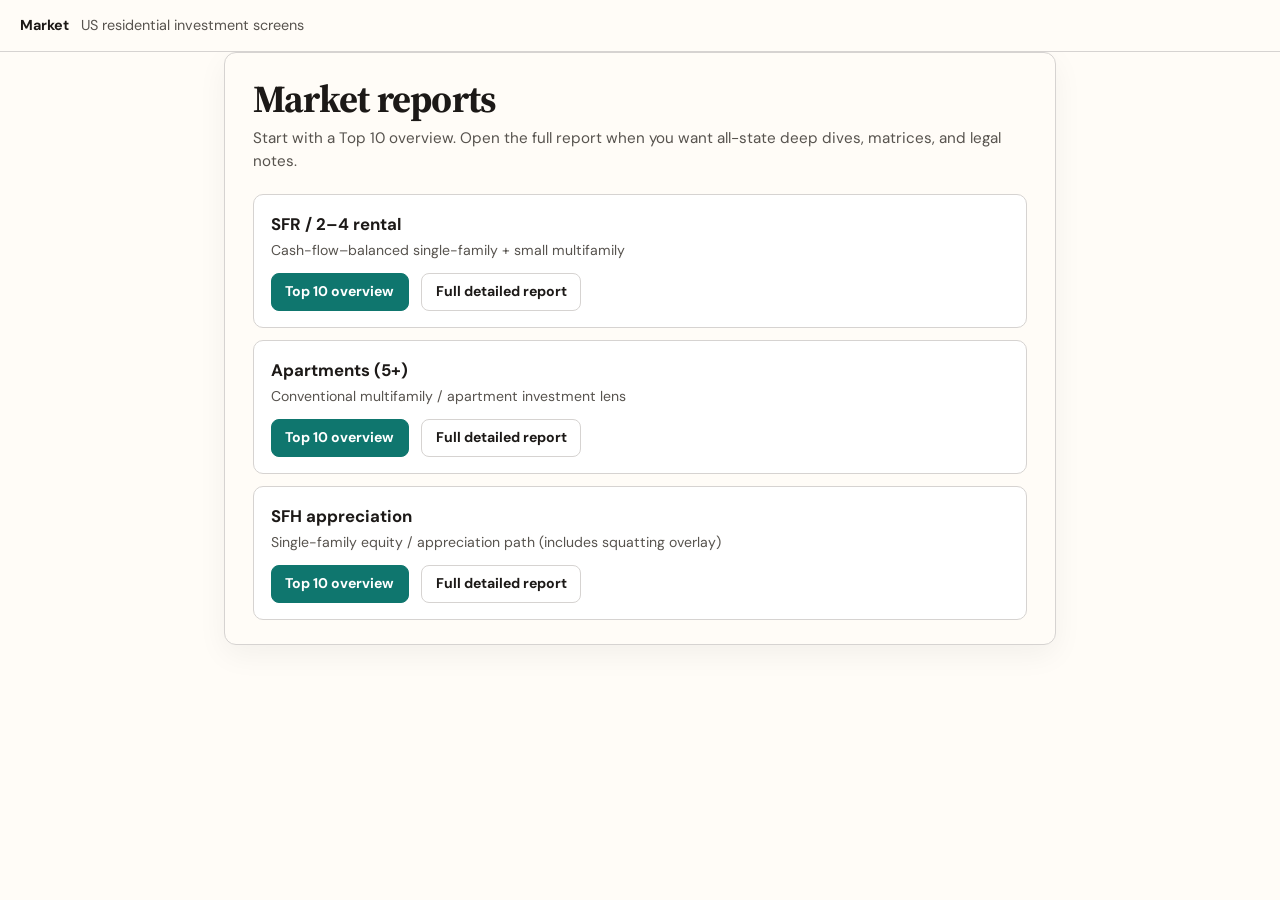
<file: index.html>
<!DOCTYPE html>
<html lang="en">
<head>
  <meta charset="utf-8" />
  <meta name="viewport" content="width=device-width, initial-scale=1, viewport-fit=cover" />
  <meta name="theme-color" content="#fffcf7" />
  <meta name="color-scheme" content="light" />
  <title>Market reports</title>
  <link rel="preconnect" href="https://fonts.googleapis.com" />
  <link rel="preconnect" href="https://fonts.gstatic.com" crossorigin />
  <link href="https://fonts.googleapis.com/css2?family=DM+Sans:wght@400;600;700&family=IBM+Plex+Mono:wght@400;600&family=Source+Serif+4:opsz,wght@8..60,400;8..60,600;8..60,700&display=swap" rel="stylesheet" />
  <link rel="stylesheet" href="assets/css/report.css?v=20260726-overview" />
</head>
<body>
  <header class="topbar">
    <strong>Market</strong>
    <span class="title">US residential investment screens</span>
  </header>
  <main class="wrap">
    <section class="home-card">
      <h1>Market reports</h1>
      <p>Start with a Top 10 overview. Open the full report when you want all-state deep dives, matrices, and legal notes.</p>
      <ul>
        <li>
          <strong>SFR / 2–4 rental</strong>
          <span>Cash-flow–balanced single-family + small multifamily</span>
          <div class="card-actions">
            <a class="primary" href="overview.html?src=rental_market_report.md">Top 10 overview</a>
            <a href="view.html?src=rental_market_report.md">Full detailed report</a>
          </div>
        </li>
        <li>
          <strong>Apartments (5+)</strong>
          <span>Conventional multifamily / apartment investment lens</span>
          <div class="card-actions">
            <a class="primary" href="overview.html?src=apartment_market_report.md">Top 10 overview</a>
            <a href="view.html?src=apartment_market_report.md">Full detailed report</a>
          </div>
        </li>
        <li>
          <strong>SFH appreciation</strong>
          <span>Single-family equity / appreciation path (includes squatting overlay)</span>
          <div class="card-actions">
            <a class="primary" href="overview.html?src=sfh_appreciation_report.md">Top 10 overview</a>
            <a href="view.html?src=sfh_appreciation_report.md">Full detailed report</a>
          </div>
        </li>
      </ul>
    </section>
  </main>
</body>
</html>
</file>
<file: assets/css/report.css>
/* Report viewer — sticky table headers + mobile-friendly long docs */
:root {
  --bg: #f6f4ef;
  --paper: #fffcf7;
  --ink: #1c1917;
  --muted: #57534e;
  --line: #d6d3d1;
  --head: #e7e5e4;
  --accent: #0f766e;
  --nav-h: 3.25rem;
  --pad: 1rem;
  --font: "Source Serif 4", "Iowan Old Style", "Palatino Linotype", Palatino, Georgia, serif;
  --mono: "IBM Plex Mono", ui-monospace, Consolas, monospace;
  --sans: "DM Sans", "Segoe UI", system-ui, sans-serif;
  --safe-top: env(safe-area-inset-top, 0px);
  --safe-right: env(safe-area-inset-right, 0px);
  --safe-bottom: env(safe-area-inset-bottom, 0px);
  --safe-left: env(safe-area-inset-left, 0px);
}

* { box-sizing: border-box; }

html {
  scroll-behavior: smooth;
  -webkit-text-size-adjust: 100%;
  text-size-adjust: 100%;
  width: 100%;
}

body {
  margin: 0;
  width: 100%;
  min-height: 100vh;
  color: var(--ink);
  background:
    radial-gradient(1200px 600px at 10% -10%, #dce9e4 0%, transparent 55%),
    radial-gradient(900px 500px at 100% 0%, #efe6d6 0%, transparent 50%),
    var(--bg);
  font-family: var(--font);
  font-size: 1rem;
  line-height: 1.55;
  overflow-x: hidden;
  padding-bottom: var(--safe-bottom);
}

.topbar {
  position: sticky;
  top: 0;
  z-index: 40;
  min-height: var(--nav-h);
  display: flex;
  align-items: center;
  flex-wrap: wrap;
  gap: 0.5rem 0.75rem;
  padding:
    calc(0.55rem + var(--safe-top))
    calc(var(--pad) + var(--safe-right))
    0.55rem
    calc(var(--pad) + var(--safe-left));
  background: rgba(255, 252, 247, 0.94);
  backdrop-filter: blur(10px);
  border-bottom: 1px solid var(--line);
  font-family: var(--sans);
  font-size: 0.9rem;
}

.topbar a {
  color: var(--accent);
  text-decoration: none;
  font-weight: 600;
  min-height: 2.5rem;
  display: inline-flex;
  align-items: center;
  padding: 0.25rem 0.15rem;
  -webkit-tap-highlight-color: rgba(15, 118, 110, 0.15);
}

.topbar a:hover { text-decoration: underline; }

.topbar .title {
  color: var(--muted);
  min-width: 0;
  flex: 1 1 8rem;
  white-space: nowrap;
  overflow: hidden;
  text-overflow: ellipsis;
}

.topbar .spacer { flex: 1 1 auto; min-width: 0.5rem; }

.topbar .raw-link {
  flex: 0 0 auto;
}

.wrap {
  display: block;
  width: 100%;
  max-width: none !important;
  box-sizing: border-box;
  margin: 0;
  padding:
    0.75rem
    max(var(--pad), var(--safe-right))
    2rem
    max(var(--pad), var(--safe-left));
}

.home-card {
  background: var(--paper);
  border: 1px solid var(--line);
  border-radius: 12px;
  padding: 1.5rem 1.75rem;
  box-shadow: 0 10px 30px rgba(28, 25, 23, 0.05);
  width: min(52rem, 100%);
  margin: 0 auto;
}

.home-card h1 {
  margin: 0 0 0.35rem;
  font-size: clamp(1.65rem, 6vw, 2.4rem);
  letter-spacing: -0.02em;
  line-height: 1.15;
}

.home-card p {
  margin: 0 0 1.25rem;
  color: var(--muted);
  font-family: var(--sans);
  font-size: 0.95rem;
}

.home-card ul {
  list-style: none;
  padding: 0;
  margin: 0;
  display: grid;
  gap: 0.75rem;
}

.home-card li {
  padding: 1rem 1.05rem;
  border: 1px solid var(--line);
  border-radius: 10px;
  background: #fff;
  font-family: var(--sans);
}

.home-card li strong {
  display: block;
  font-size: 1.05rem;
  color: var(--ink);
}

.home-card li > span {
  display: block;
  margin-top: 0.25rem;
  font-weight: 400;
  color: var(--muted);
  font-size: 0.88rem;
  line-height: 1.4;
}

.home-card li a {
  display: block;
  padding: 1rem 1.05rem;
  border: 1px solid var(--line);
  border-radius: 10px;
  background: #fff;
  color: var(--ink);
  text-decoration: none;
  font-family: var(--sans);
  font-weight: 600;
  min-height: 3.25rem;
  -webkit-tap-highlight-color: rgba(15, 118, 110, 0.12);
}

.home-card li a:hover,
.home-card li a:focus-visible {
  border-color: var(--accent);
  box-shadow: 0 0 0 2px rgba(15, 118, 110, 0.12);
  outline: none;
}

.home-card .card-actions {
  display: flex;
  flex-wrap: wrap;
  gap: 0.5rem 0.75rem;
  margin-top: 0.75rem;
}

.home-card .card-actions a {
  display: inline-flex;
  align-items: center;
  min-height: 2.4rem;
  padding: 0.4rem 0.85rem;
  border-radius: 8px;
  font-size: 0.88rem;
  font-weight: 700;
  text-decoration: none;
  border: 1px solid var(--line);
  background: #fff;
  color: var(--ink);
  box-shadow: none;
}

.home-card .card-actions a.primary {
  background: var(--accent);
  border-color: var(--accent);
  color: #fff;
}

.home-card .card-actions a:hover,
.home-card .card-actions a:focus-visible {
  border-color: var(--accent);
  box-shadow: 0 0 0 2px rgba(15, 118, 110, 0.12);
}

.home-card li span {
  display: block;
  margin-top: 0.25rem;
  font-weight: 400;
  color: var(--muted);
  font-size: 0.88rem;
  line-height: 1.4;
}

#content {
  display: block;
  background: var(--paper);
  border: 1px solid var(--line);
  border-radius: 12px;
  padding: 1.5rem 1.75rem 2.75rem;
  box-shadow: 0 10px 30px rgba(28, 25, 23, 0.05);
  overflow-wrap: anywhere;
  word-break: break-word;
  width: 100% !important;
  max-width: none !important;
  box-sizing: border-box;
  min-height: calc(100vh - var(--nav-h) - var(--safe-top) - 2rem);
}

#content > :first-child { margin-top: 0; }

#content h1,
#content h2,
#content h3,
#content h4 {
  font-family: var(--sans);
  letter-spacing: -0.02em;
  line-height: 1.25;
  scroll-margin-top: calc(var(--nav-h) + var(--safe-top) + 0.75rem);
}

#content h1 { font-size: clamp(1.45rem, 5.5vw, 2rem); }
#content h2 { font-size: clamp(1.2rem, 4.5vw, 1.55rem); }
#content h3 { font-size: clamp(1.05rem, 4vw, 1.25rem); }

#content p,
#content li {
  max-width: none;
}

#content img {
  max-width: 100%;
  height: auto;
}

#content a {
  color: var(--accent);
  overflow-wrap: anywhere;
}

#content code {
  font-family: var(--mono);
  font-size: 0.88em;
  background: #f5f5f4;
  padding: 0.1em 0.35em;
  border-radius: 4px;
  word-break: break-all;
}

#content pre {
  overflow-x: auto;
  -webkit-overflow-scrolling: touch;
  background: #1c1917;
  color: #fafaf9;
  padding: 0.9rem 1rem;
  border-radius: 8px;
  max-width: 100%;
}

#content pre code {
  background: transparent;
  color: inherit;
  padding: 0;
  word-break: normal;
}

#content blockquote {
  margin: 1rem 0;
  padding: 0.6rem 1rem;
  border-left: 3px solid var(--accent);
  background: #f0faf8;
  color: var(--muted);
}

#content ul,
#content ol {
  padding-left: 1.25rem;
}

/* Desktop: sticky headers vs page scroll (no overflow wrapper) */
#content .table-wrap {
  margin: 1rem 0 1.35rem;
  max-width: 100%;
  border: 1px solid var(--line);
  border-radius: 8px;
  background: #fff;
  position: relative;
}

#content .table-wrap::before {
  content: none;
}

#content table {
  width: max(100%, max-content);
  max-width: none;
  border-collapse: separate;
  border-spacing: 0;
  font-family: var(--sans);
  font-size: 0.92rem;
  margin: 0;
}

#content thead th {
  position: sticky;
  top: calc(var(--nav-h) + var(--safe-top));
  z-index: 5;
  background: var(--head);
  color: var(--ink);
  text-align: left;
  font-weight: 700;
  padding: 0.65rem 0.75rem;
  border-bottom: 1px solid var(--line);
  box-shadow: 0 1px 0 var(--line);
  white-space: nowrap;
}

#content tbody td {
  padding: 0.55rem 0.75rem;
  border-bottom: 1px solid var(--line);
  vertical-align: top;
}

#content tbody tr:nth-child(even) td {
  background: #fafaf9;
}

#content tbody tr:last-child td {
  border-bottom: none;
}

.status {
  font-family: var(--sans);
  color: var(--muted);
  padding: 2rem 0;
  text-align: center;
}

.status.error { color: #b91c1c; }

/* Phones / small tablets */
@media (max-width: 720px) {
  :root {
    --nav-h: 3.5rem;
    --pad: 0.75rem;
  }

  body {
    font-size: 0.98rem;
    line-height: 1.6;
  }

  .topbar {
    gap: 0.35rem 0.65rem;
    font-size: 0.85rem;
  }

  .topbar .spacer { display: none; }

  .topbar .title {
    flex: 1 1 calc(100% - 7rem);
    order: 3;
    width: 100%;
    font-size: 0.8rem;
  }

  .wrap {
    padding-top: 0.85rem;
    padding-bottom: 2rem;
  }

  .home-card {
    padding: 1.15rem 1rem 1.35rem;
    border-radius: 10px;
    width: 100%;
  }

  .home-card li a {
    padding: 1rem 0.95rem;
    border-radius: 12px;
  }

  #content {
    padding: 1rem 0.85rem 2rem;
    border-radius: 10px;
    min-height: 0;
  }

  #content p,
  #content li {
    max-width: none;
  }

  /* Contain wide tables; swipe sideways on mobile */
  #content .table-wrap {
    overflow-x: auto;
    -webkit-overflow-scrolling: touch;
    overscroll-behavior-x: contain;
    max-width: 100%;
  }

  /* Hint in normal flow — sticky/overlay was covering the first data row */
  #content .table-wrap.is-wide::before {
    content: "Swipe sideways to see more columns →";
    display: block;
    position: static;
    padding: 0.4rem 0.65rem;
    font-family: var(--sans);
    font-size: 0.75rem;
    font-weight: 600;
    color: var(--accent);
    background: #ecfdf8;
    border-bottom: 1px solid var(--line);
  }

  #content table {
    width: max-content;
    min-width: 100%;
    font-size: 0.82rem;
  }

  /*
    Sticky thead + overflow-x on the wrapper makes the header paint over
    the first body row on mobile (e.g. AK missing in A–Z rank tables).
    Keep headers in normal document flow on small screens.
  */
  #content thead th {
    position: static;
    top: auto;
    z-index: auto;
    box-shadow: none;
    padding: 0.5rem 0.55rem;
    font-size: 0.78rem;
  }

  #content tbody td {
    padding: 0.45rem 0.55rem;
  }

  #content tbody tr:first-child td {
    background-clip: padding-box;
  }

  #content pre {
    font-size: 0.8rem;
    padding: 0.75rem;
  }

  #content ul,
  #content ol {
    padding-left: 1.1rem;
  }
}

@media (max-width: 380px) {
  .topbar a#raw-link,
  .topbar .raw-link {
    font-size: 0.78rem;
  }

  #content {
    padding: 0.85rem 0.65rem 1.75rem;
  }
}

/* Wide desktops: edge-to-edge report panel */
@media (min-width: 721px) {
  :root {
    --pad: 1.25rem;
  }

  body {
    background: var(--paper);
  }

  .topbar {
    padding-left: max(1.25rem, var(--safe-left));
    padding-right: max(1.25rem, var(--safe-right));
  }

  .wrap {
    padding-top: 0;
    padding-bottom: 0;
    padding-left: 0;
    padding-right: 0;
  }

  #content {
    border: none;
    border-radius: 0;
    box-shadow: none;
    min-height: calc(100vh - var(--nav-h) - var(--safe-top));
    padding: 1.75rem clamp(1.25rem, 3vw, 2.75rem) 3rem;
    width: 100% !important;
    max-width: none !important;
  }

  #content table {
    font-size: 0.95rem;
  }
}

@media (min-width: 1400px) {
  #content {
    padding-left: clamp(1.5rem, 4vw, 3.5rem);
    padding-right: clamp(1.5rem, 4vw, 3.5rem);
  }
}

/* Prefer larger tap targets on coarse pointers */
@media (pointer: coarse) {
  .home-card li a {
    min-height: 3.5rem;
  }

  .home-card .card-actions a {
    min-height: 2.75rem;
  }

  .topbar a {
    min-height: 2.75rem;
  }
}

/* ----- Overview pages (Top 10 only) ----- */
.overview-hero {
  padding: 1.5rem clamp(1rem, 3vw, 2.75rem) 0.5rem;
  max-width: 52rem;
}

.overview-kicker {
  margin: 0 0 0.35rem;
  font-family: var(--sans);
  font-size: 0.8rem;
  font-weight: 700;
  letter-spacing: 0.06em;
  text-transform: uppercase;
  color: var(--accent);
}

.overview-hero h1 {
  margin: 0 0 0.65rem;
  font-family: var(--sans);
  font-size: clamp(1.6rem, 4vw, 2.35rem);
  letter-spacing: -0.02em;
  line-height: 1.15;
}

.overview-blurb {
  margin: 0 0 1.15rem;
  font-family: var(--sans);
  color: var(--muted);
  font-size: 1rem;
  line-height: 1.5;
  max-width: 42rem;
}

.overview-actions {
  display: flex;
  flex-wrap: wrap;
  gap: 0.65rem 0.75rem;
  margin-bottom: 0.5rem;
}

.btn-primary,
.btn-secondary {
  display: inline-flex;
  align-items: center;
  justify-content: center;
  min-height: 2.75rem;
  padding: 0.55rem 1.1rem;
  border-radius: 10px;
  font-family: var(--sans);
  font-weight: 700;
  font-size: 0.95rem;
  text-decoration: none;
  -webkit-tap-highlight-color: rgba(15, 118, 110, 0.15);
}

.btn-primary {
  background: var(--accent);
  color: #fff;
  border: 1px solid var(--accent);
}

.btn-primary:hover {
  filter: brightness(0.95);
}

.btn-secondary {
  background: #fff;
  color: var(--accent);
  border: 1px solid var(--line);
}

.btn-secondary:hover {
  border-color: var(--accent);
}

.overview-content {
  min-height: 0 !important;
  box-shadow: none;
}

.overview-footer-cta {
  margin: 0;
  padding: 1.75rem clamp(1rem, 3vw, 2.75rem) 3rem;
  border-top: 1px solid var(--line);
  background: #f0faf8;
  font-family: var(--sans);
}

.overview-footer-cta h2 {
  margin: 0 0 0.4rem;
  font-size: 1.25rem;
  letter-spacing: -0.02em;
}

.overview-footer-cta p {
  margin: 0 0 1rem;
  color: var(--muted);
  max-width: 40rem;
}

@media (min-width: 721px) {
  body:has(.overview-hero) {
    background: var(--bg);
  }

  .overview-content {
    border: none;
    border-radius: 0;
    background: transparent;
    padding: 0.5rem clamp(1.25rem, 3vw, 2.75rem) 1.5rem !important;
  }

  .overview-content .table-wrap {
    background: #fff;
  }
}
</file>
